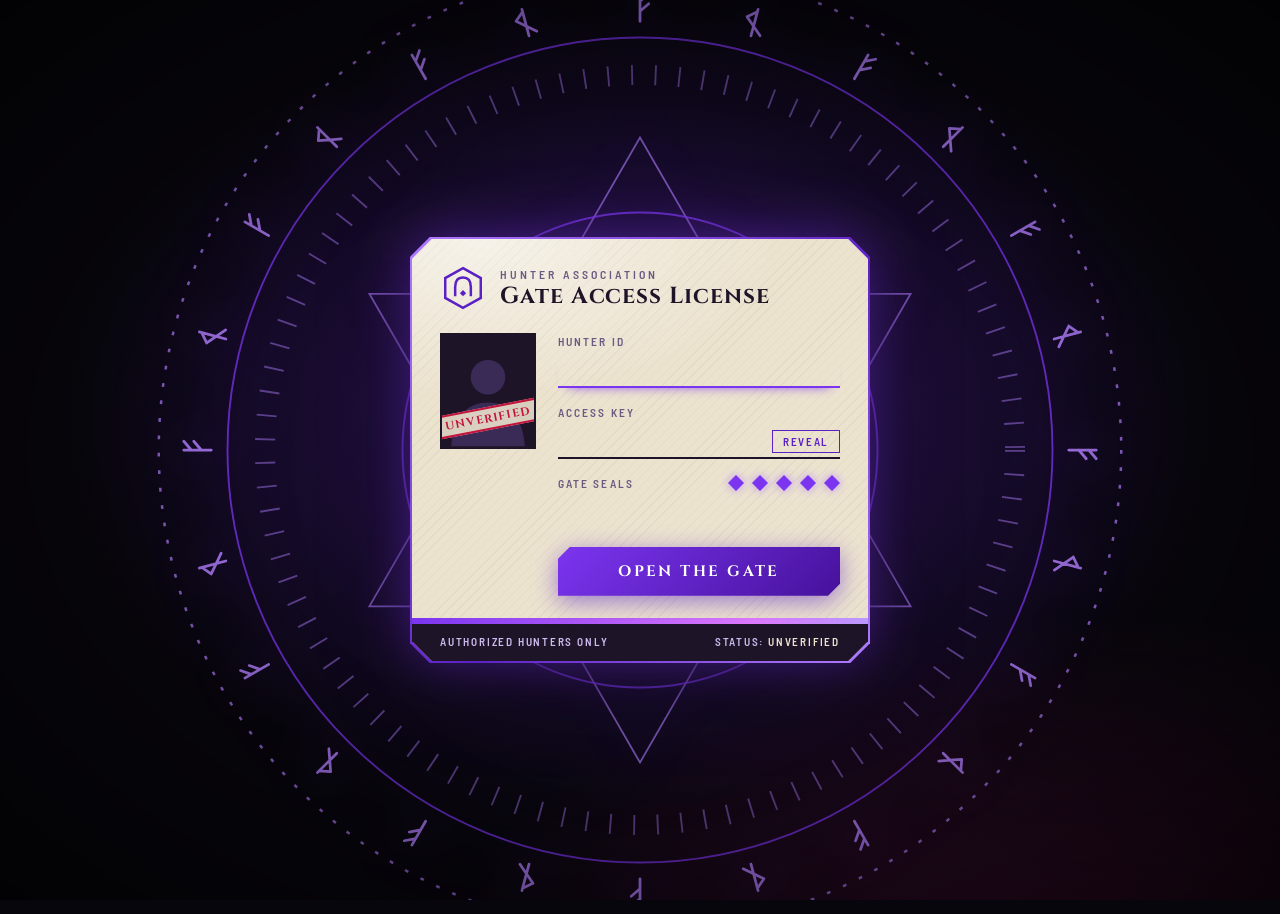
<file: index.html>
<!doctype html>
<html lang="en">
<head>
  <meta charset="utf-8">
  <meta name="viewport" content="width=device-width, initial-scale=1">
  <meta name="theme-color" content="#08060d">
  <title>Gate Access - Hunter Login</title>
  <meta name="description" content="Present your Hunter License to open the Gate.">
  <link rel="icon" href="data:image/svg+xml,%3Csvg xmlns='http://www.w3.org/2000/svg' viewBox='0 0 44 44'%3E%3Cpath d='M22 3 39 12.5v19L22 41 5 31.5v-19Z' fill='%2308060d' stroke='%23b07cff' stroke-width='3'/%3E%3Cpath d='M15 30V21q0-9 7-9t7 9v9' fill='none' stroke='%23b07cff' stroke-width='3'/%3E%3C/svg%3E">
  <link rel="stylesheet" href="style.css">
</head>
<body>
  <noscript><p class="noscript">This gate needs JavaScript to open.</p></noscript>

  <!-- the Gate: rune portal behind everything -->
  <div class="bg" aria-hidden="true">
    <svg class="portal" viewBox="0 0 800 800" xmlns="http://www.w3.org/2000/svg">
      <defs>
        <symbol id="r1" overflow="visible"><path d="M0 -11V11M0 -5L7 -11M0 3L7 -3"/></symbol>
        <symbol id="r2" overflow="visible"><path d="M0 -11V11M0 -9L-7 -3M-7 -3L0 3M0 3L7 9"/></symbol>
      </defs>
      <g class="spin-a">
        <circle class="ring dashed" cx="400" cy="400" r="385"/>
        <use class="rune" href="#r1" transform="rotate(0 400 400) translate(400 46)"/>
          <use class="rune" href="#r2" transform="rotate(15 400 400) translate(400 46)"/>
          <use class="rune" href="#r1" transform="rotate(30 400 400) translate(400 46)"/>
          <use class="rune" href="#r2" transform="rotate(45 400 400) translate(400 46)"/>
          <use class="rune" href="#r1" transform="rotate(60 400 400) translate(400 46)"/>
          <use class="rune" href="#r2" transform="rotate(75 400 400) translate(400 46)"/>
          <use class="rune" href="#r1" transform="rotate(90 400 400) translate(400 46)"/>
          <use class="rune" href="#r2" transform="rotate(105 400 400) translate(400 46)"/>
          <use class="rune" href="#r1" transform="rotate(120 400 400) translate(400 46)"/>
          <use class="rune" href="#r2" transform="rotate(135 400 400) translate(400 46)"/>
          <use class="rune" href="#r1" transform="rotate(150 400 400) translate(400 46)"/>
          <use class="rune" href="#r2" transform="rotate(165 400 400) translate(400 46)"/>
          <use class="rune" href="#r1" transform="rotate(180 400 400) translate(400 46)"/>
          <use class="rune" href="#r2" transform="rotate(195 400 400) translate(400 46)"/>
          <use class="rune" href="#r1" transform="rotate(210 400 400) translate(400 46)"/>
          <use class="rune" href="#r2" transform="rotate(225 400 400) translate(400 46)"/>
          <use class="rune" href="#r1" transform="rotate(240 400 400) translate(400 46)"/>
          <use class="rune" href="#r2" transform="rotate(255 400 400) translate(400 46)"/>
          <use class="rune" href="#r1" transform="rotate(270 400 400) translate(400 46)"/>
          <use class="rune" href="#r2" transform="rotate(285 400 400) translate(400 46)"/>
          <use class="rune" href="#r1" transform="rotate(300 400 400) translate(400 46)"/>
          <use class="rune" href="#r2" transform="rotate(315 400 400) translate(400 46)"/>
          <use class="rune" href="#r1" transform="rotate(330 400 400) translate(400 46)"/>
          <use class="rune" href="#r2" transform="rotate(345 400 400) translate(400 46)"/>
      </g>
      <circle class="ring" cx="400" cy="400" r="330"/>
      <g class="spin-b">
        <circle class="ring ticks" cx="400" cy="400" r="300"/>
        <polygon class="ring star" points="400.0,150.0 616.5,525.0 183.5,525.0"/>
        <polygon class="ring star" points="400.0,650.0 183.5,275.0 616.5,275.0"/>
      </g>
      <circle class="ring" cx="400" cy="400" r="190"/>
      <circle class="ring thin" cx="400" cy="400" r="150"/>
      <circle class="eye" cx="400" cy="400" r="22"/>
    </svg>
  </div>

  <main class="stage">
    <!-- the Hunter License -->
    <section class="license" id="license" aria-labelledby="title">
      <div class="lic-frame">
        <div class="lic-body">

          <header class="lic-head">
            <svg class="crest" viewBox="0 0 44 44" aria-hidden="true">
              <path d="M22 3 39 12.5v19L22 41 5 31.5v-19Z" fill="none" stroke="currentColor" stroke-width="2.4"/>
              <path d="M14.5 30V21q0-9 7.500-9t7.500 9v9" fill="none" stroke="currentColor" stroke-width="2.4"/>
              <path d="M22 24l3 3-3 3-3-3Z" fill="currentColor"/>
            </svg>
            <div>
              <p class="kicker">Hunter Association</p>
              <h1 id="title">Gate Access License</h1>
            </div>
          </header>

          <div class="lic-mid">
            <figure class="portrait" aria-hidden="true">
              <svg viewBox="0 0 80 96">
                <rect width="80" height="96" fill="#1d1428"/>
                <circle cx="40" cy="36" r="15" fill="#3a2a56"/>
                <path d="M8 96C10 68 24 58 40 58s30 10 32 38Z" fill="#3a2a56"/>
              </svg>
              <span class="stamp" id="stamp">Unverified</span>
            </figure>

            <form id="login-form" novalidate>
              <div class="field">
                <label for="hunter-id">Hunter ID</label>
                <input id="hunter-id" name="username" type="text" autocomplete="username" autocapitalize="none" autocorrect="off" spellcheck="false" required>
              </div>
              <div class="field">
                <label for="access-key">Access Key</label>
                <div class="keyrow">
                  <input id="access-key" name="password" type="password" autocomplete="current-password" required>
                  <button type="button" id="reveal" class="reveal" aria-pressed="false" aria-controls="access-key">Reveal</button>
                </div>
              </div>

              <div class="seals-row">
                <span class="seals-label">Gate seals</span>
                <span class="seals" id="seals" role="img" aria-label="5 of 5 gate seals intact">
                  <i></i><i></i><i></i><i></i><i></i>
                </span>
              </div>

              <p id="msg" class="msg" role="alert" aria-live="polite"></p>

              <div class="btn-wrap">
                <button type="submit" id="open" class="open">Open the Gate</button>
              </div>
            </form>
          </div>

          <footer class="lic-foot">
            <div class="holo" aria-hidden="true"></div>
            <div class="foot-row">
              <span>Authorized hunters only</span>
              <span>Status: <b id="status">Unverified</b></span>
            </div>
          </footer>

        </div>
      </div>
    </section>

    <!-- shown once the Gate is open -->
    <section class="welcome" id="welcome" aria-hidden="true">
      <p class="kicker">The Gate is open</p>
      <h2>Welcome, Hunter <span id="who">Sanjey</span></h2>
      <p class="rank-line">Rank E &middot; Level 1 &middot; Guild: unformed</p>
      <p class="note">The rest of the Association is still being built.</p>
      <button type="button" id="logout" class="ghost" tabindex="-1">Close the Gate</button>
    </section>
  </main>

  <script src="login.js"></script>
</body>
</html>
</file>
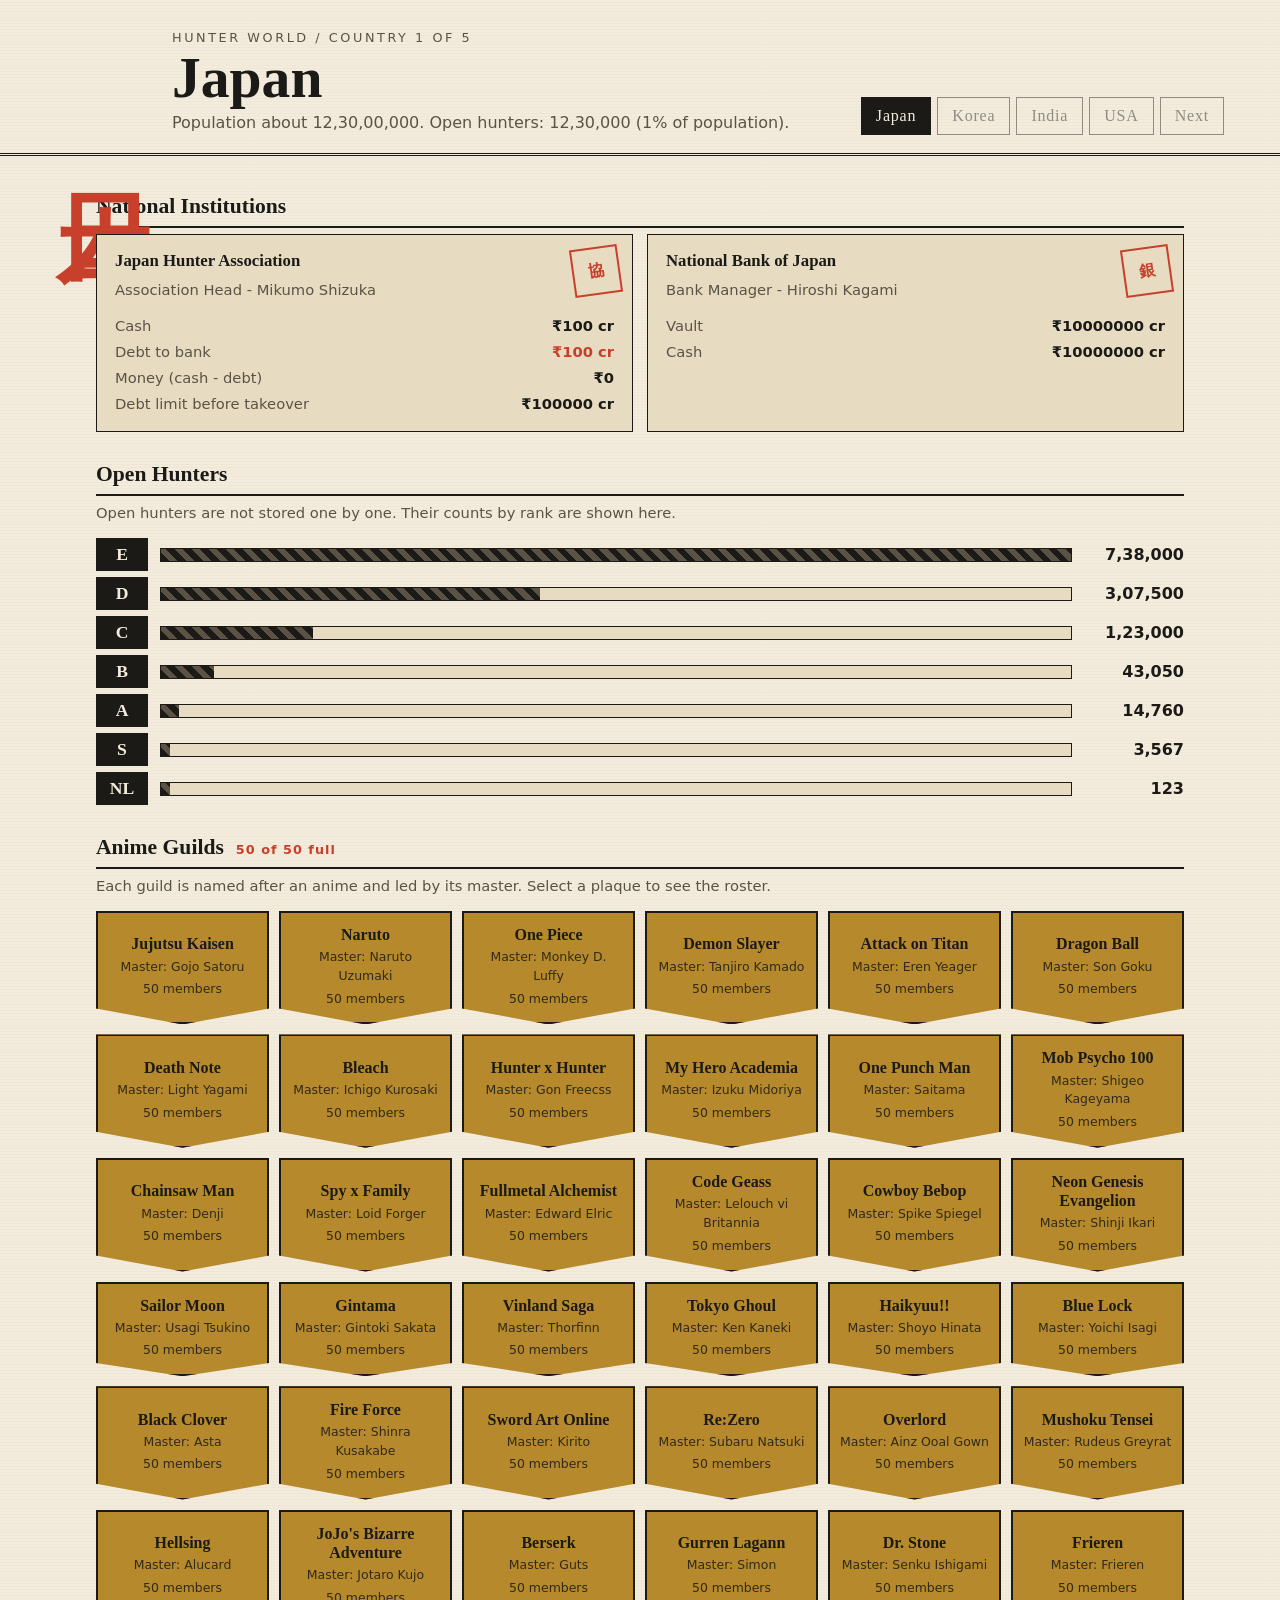
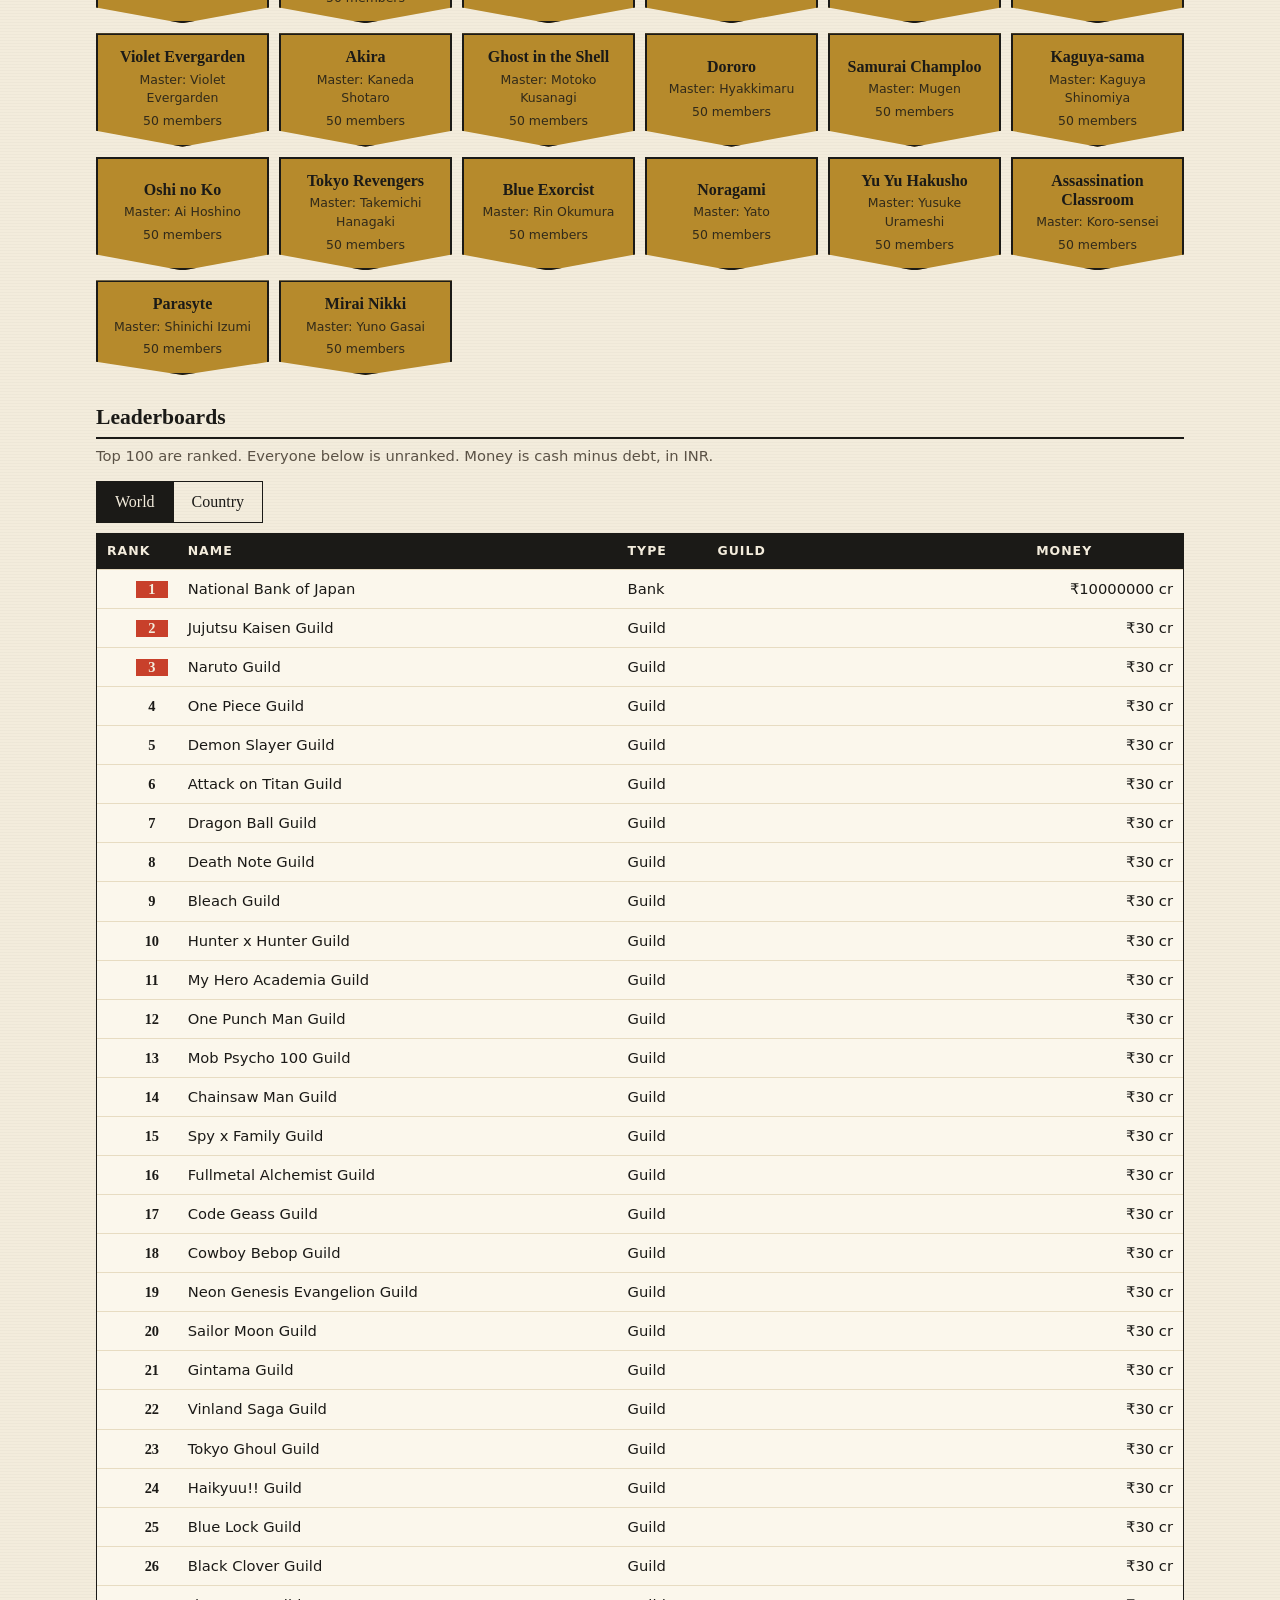
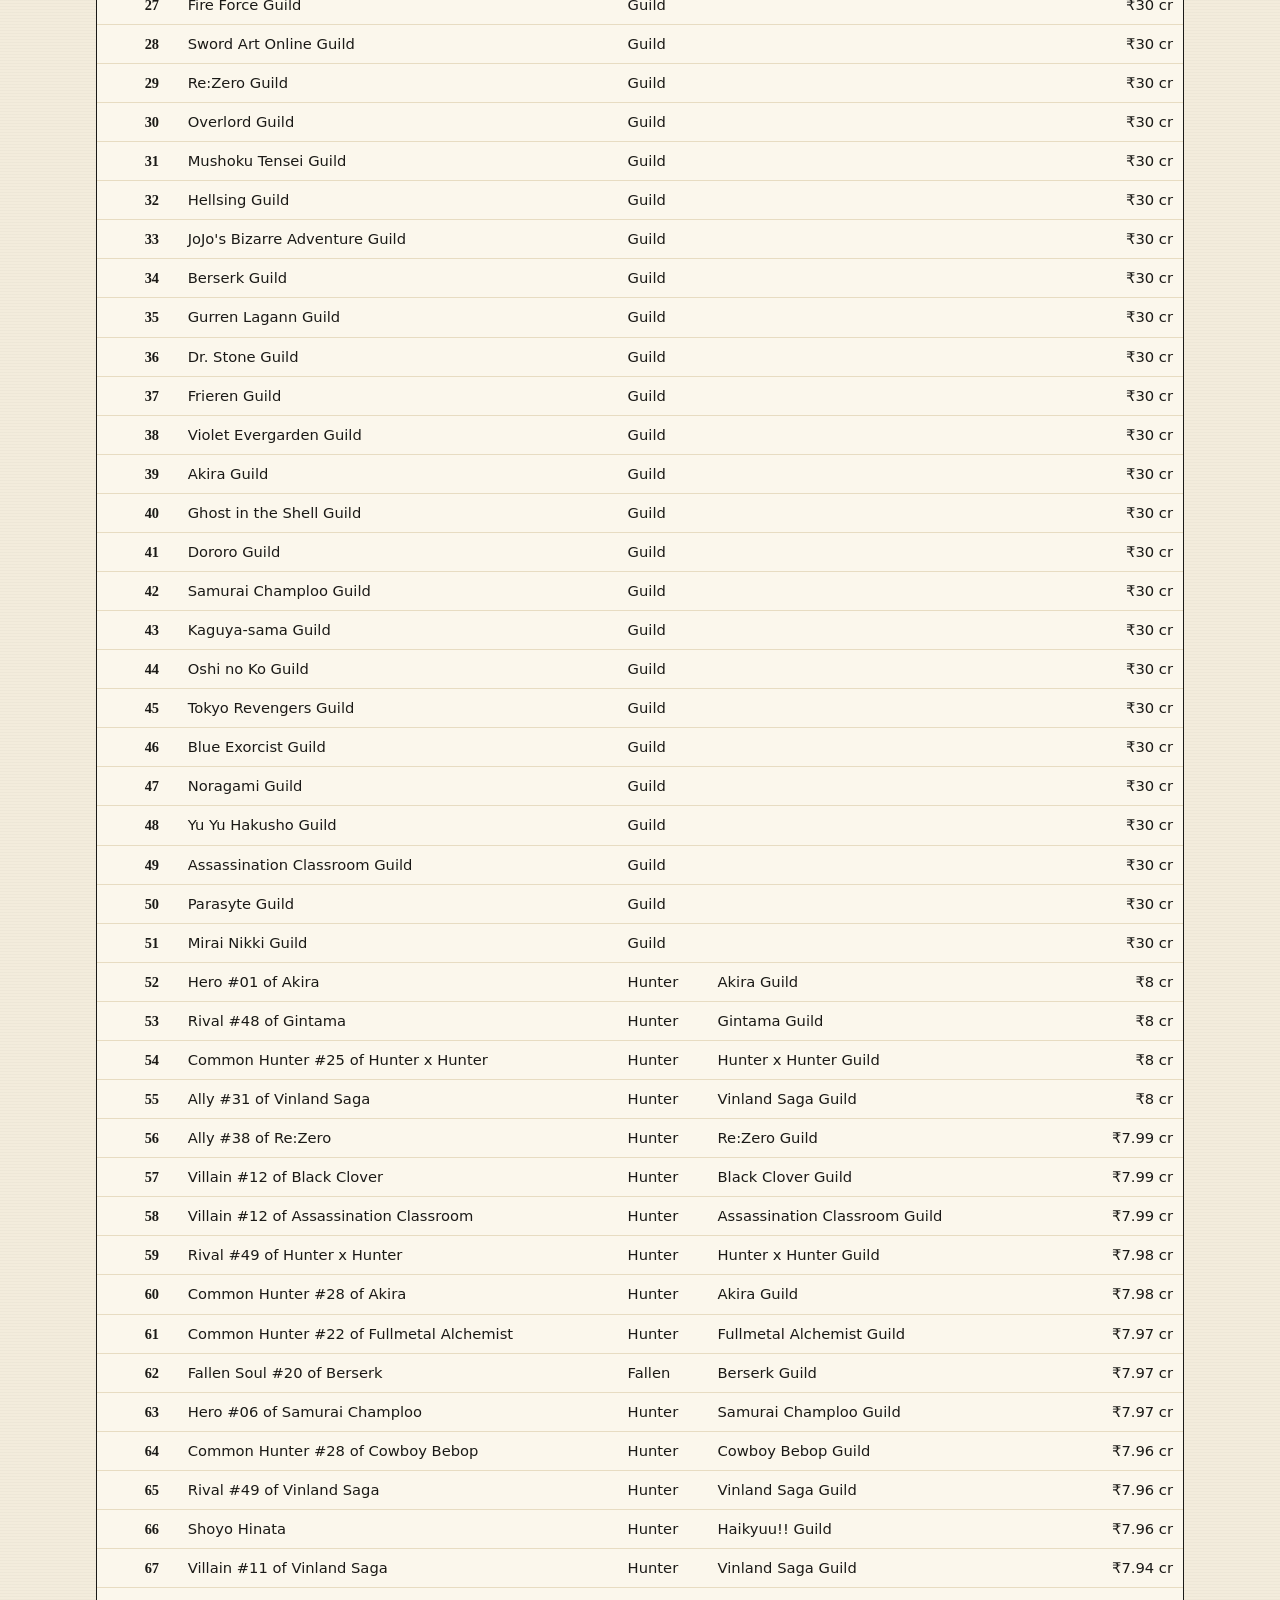
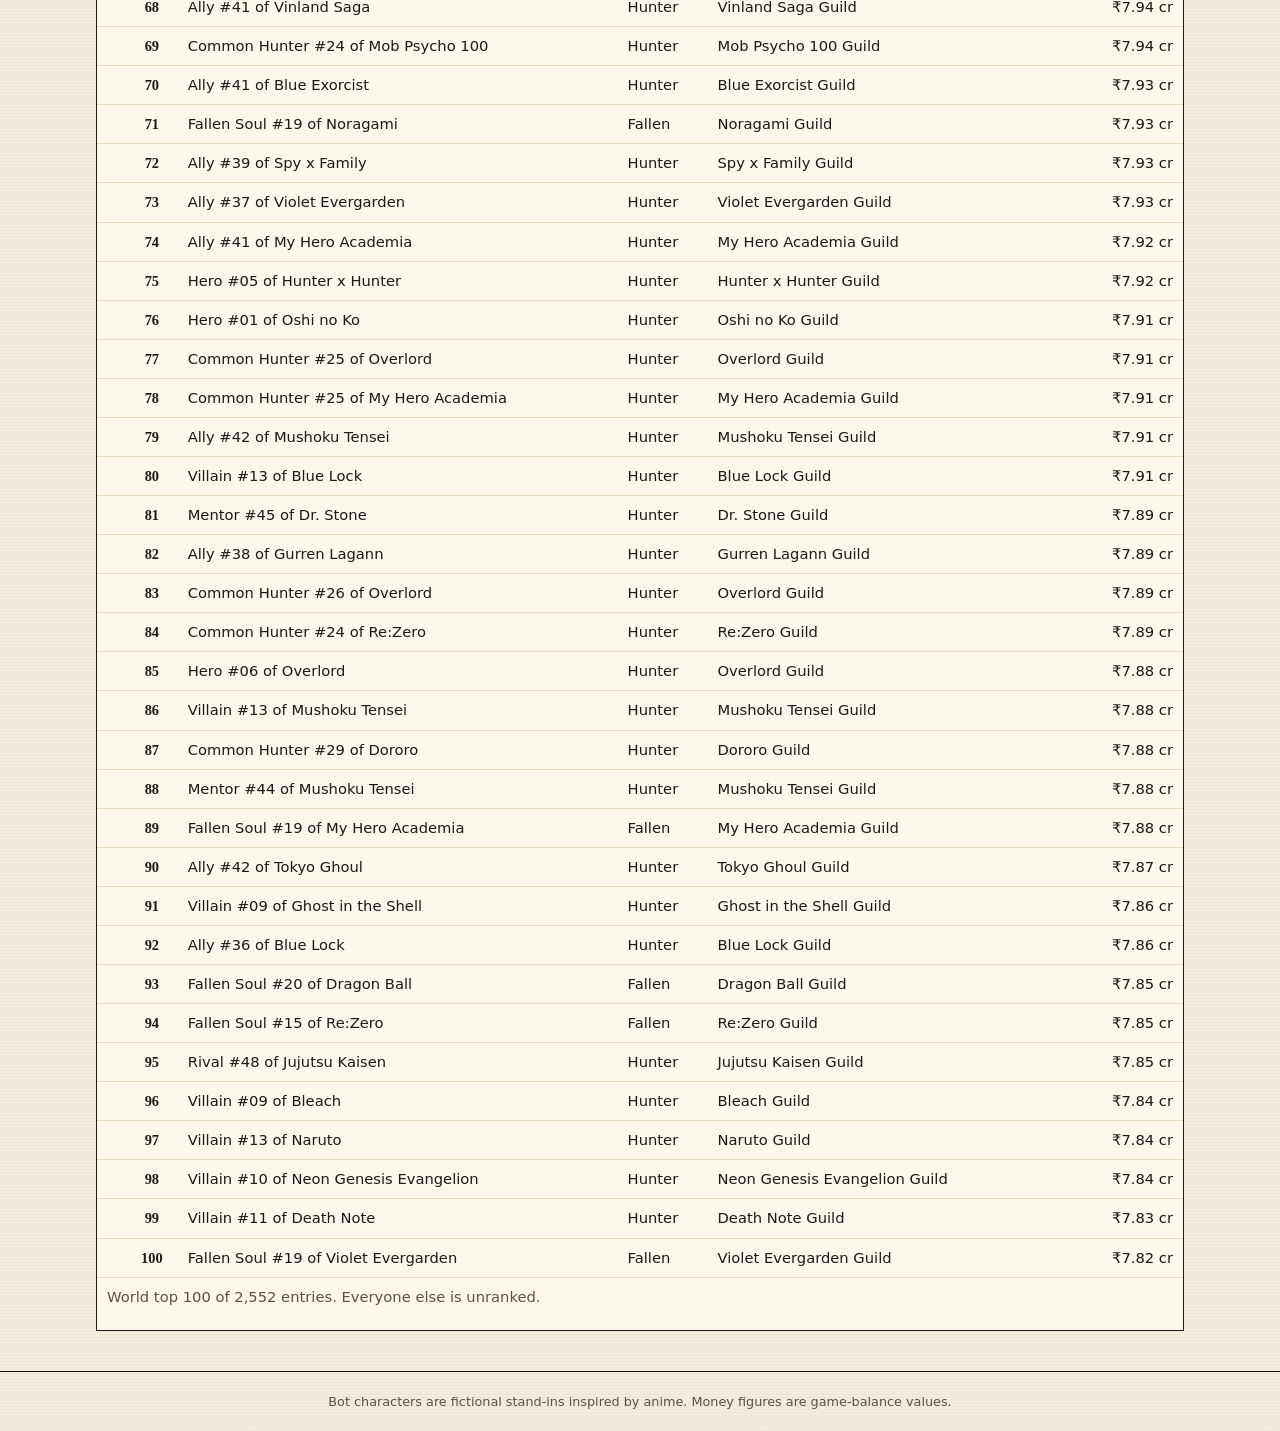
<file: world.html>
<!doctype html>
<html lang="ja">
<head>
  <meta charset="utf-8">
  <meta name="viewport" content="width=device-width, initial-scale=1">
  <title>Hunter World - Japan</title>
  <meta name="description" content="Japan's Hunter Association, guilds, bank and leaderboards.">
  <link rel="stylesheet" href="world.css">
</head>
<body>
  <header class="masthead">
    <p class="kanji" aria-hidden="true">日本</p>
    <div>
      <p class="eyebrow">Hunter World / Country 1 of 5</p>
      <h1>Japan</h1>
      <p class="sub" id="pop"></p>
    </div>
    <nav class="countries" aria-label="Countries">
      <button type="button" class="on" aria-current="page">Japan</button>
      <button type="button" disabled title="Coming in a later phase">Korea</button>
      <button type="button" disabled title="Coming in a later phase">India</button>
      <button type="button" disabled title="Coming in a later phase">USA</button>
      <button type="button" disabled title="Coming in a later phase">Next</button>
    </nav>
  </header>

  <main>
    <section class="ledger" aria-labelledby="inst">
      <h2 id="inst">National Institutions</h2>
      <div class="pair" id="inst-cards"></div>
    </section>

    <section aria-labelledby="open">
      <h2 id="open">Open Hunters</h2>
      <p class="hint" id="open-note"></p>
      <div class="ranks" id="ranks"></div>
    </section>

    <section aria-labelledby="guilds">
      <h2 id="guilds">Anime Guilds <span class="count">50 of 50 full</span></h2>
      <p class="hint">Each guild is named after an anime and led by its master. Select a plaque to see the roster.</p>
      <div class="plaques" id="plaques"></div>
    </section>

    <section class="roster" id="roster" aria-live="polite" hidden></section>

    <section aria-labelledby="boards">
      <h2 id="boards">Leaderboards</h2>
      <p class="hint">Top 100 are ranked. Everyone below is unranked. Money is cash minus debt, in INR.</p>
      <div class="tabs" role="tablist">
        <button type="button" role="tab" aria-selected="true" data-board="world">World</button>
        <button type="button" role="tab" aria-selected="false" data-board="country">Country</button>
      </div>
      <div class="table-wrap" id="board"></div>
    </section>
  </main>

  <footer class="colophon">Bot characters are fictional stand-ins inspired by anime. Money figures are game-balance values.</footer>
  <script src="world.js"></script>
</body>
</html>
</file>
<file: style.css>
/*
 * Gate Access - Hunter login
 * Theme: you present a Hunter Association license at a rune-sealed Gate.
 * Palette: obsidian (dominant), shadow violet glow, bone paper, crimson for broken seals.
 */

@font-face { font-family: "Cinzel"; src: url("fonts/cinzel-latin-600-normal.woff2") format("woff2"); font-weight: 600; font-display: swap; }
@font-face { font-family: "Cinzel"; src: url("fonts/cinzel-latin-700-normal.woff2") format("woff2"); font-weight: 700; font-display: swap; }
@font-face { font-family: "Barlow Semi Condensed"; src: url("fonts/barlow-semi-condensed-latin-400-normal.woff2") format("woff2"); font-weight: 400; font-display: swap; }
@font-face { font-family: "Barlow Semi Condensed"; src: url("fonts/barlow-semi-condensed-latin-600-normal.woff2") format("woff2"); font-weight: 600; font-display: swap; }

:root {
  --ink: #08060d;
  --violet: #5b21c4;
  --violet-hi: #7b35f0;
  --glow: #b07cff;
  --bone: #ece3cf;
  --bone-2: #d9cdb0;
  --text: #1d1428;
  --muted: #6b5a82;
  --crimson: #c4143c;
  --n: 20px; /* notched-corner size */
  --display: "Cinzel", "Trajan Pro", Georgia, serif;
  --ui: "Barlow Semi Condensed", "Arial Narrow", system-ui, sans-serif;
}

* { box-sizing: border-box; }
html, body { min-height: 100%; }

body {
  margin: 0;
  color: var(--bone);
  font-family: var(--ui);
  font-size: 16px;
  line-height: 1.4;
  background:
    radial-gradient(800px 560px at 50% 46%, #2b1157 0%, transparent 72%),
    radial-gradient(1100px 700px at 85% 115%, #3a0b2c 0%, transparent 60%),
    var(--ink);
  overflow-x: hidden;
}

/* grain + vignette */
body::before, body::after { content: ""; position: fixed; inset: 0; pointer-events: none; z-index: 1; }
body::before {
  opacity: .1;
  mix-blend-mode: overlay;
  background-image: url("data:image/svg+xml,%3Csvg xmlns='http://www.w3.org/2000/svg' width='160' height='160'%3E%3Cfilter id='n'%3E%3CfeTurbulence type='fractalNoise' baseFrequency='.9' numOctaves='2' stitchTiles='stitch'/%3E%3C/filter%3E%3Crect width='100%25' height='100%25' filter='url(%23n)'/%3E%3C/svg%3E");
}
body::after { background: radial-gradient(ellipse at center, transparent 45%, rgba(0, 0, 0, .7) 100%); }

.noscript { position: relative; z-index: 5; margin: 0; padding: 12px; text-align: center; background: var(--crimson); color: #fff; }

/* ---------- the Gate (portal) ---------- */
.bg { position: fixed; inset: 0; display: grid; place-items: center; z-index: 0; overflow: hidden; }
.portal {
  width: min(128vmin, 1000px);
  height: auto;
  transition: transform 1.4s cubic-bezier(.2, .8, .2, 1), filter 1.4s, opacity 1.4s;
  filter: drop-shadow(0 0 22px rgba(123, 53, 240, .45));
}
.ring { fill: none; stroke: var(--violet-hi); stroke-width: 1.5; opacity: .75; }
.ring.thin { stroke-width: 1; opacity: .5; }
.ring.dashed { stroke: var(--glow); stroke-dasharray: 3 11; stroke-width: 2; }
.ring.ticks { stroke: var(--glow); stroke-width: 16; stroke-dasharray: 1.5 17.5; opacity: .45; }
.ring.star { stroke: var(--glow); stroke-width: 1.4; opacity: .6; }
.rune { fill: none; stroke: var(--glow); stroke-width: 2.2; stroke-linecap: round; stroke-linejoin: round; opacity: .85; }
.eye { fill: var(--glow); animation: pulse 3.2s ease-in-out infinite; transform-origin: 50% 50%; }

.spin-a { transform-origin: 50% 50%; animation: spin 140s linear infinite; }
.spin-b { transform-origin: 50% 50%; animation: spin 90s linear infinite reverse; }

@keyframes spin { to { transform: rotate(360deg); } }
@keyframes pulse { 0%, 100% { opacity: .55; transform: scale(1); } 50% { opacity: 1; transform: scale(1.35); } }

/* ---------- layout ---------- */
.stage {
  position: relative;
  z-index: 2;
  min-height: 100vh;
  display: grid;
  place-items: center;
  padding: 28px 16px;
}

/* ---------- the Hunter License ---------- */
.license {
  width: min(100%, 460px);
  filter: drop-shadow(0 0 26px rgba(123, 53, 240, .5)) drop-shadow(0 18px 30px rgba(0, 0, 0, .6));
  transition: opacity .6s, transform .6s, visibility 0s linear 0s;
}
.license.shake { animation: shake .45s; }

.lic-frame,
.lic-body {
  clip-path: polygon(var(--n) 0, calc(100% - var(--n)) 0, 100% var(--n), 100% calc(100% - var(--n)), calc(100% - var(--n)) 100%, var(--n) 100%, 0 calc(100% - var(--n)), 0 var(--n));
}
.lic-frame { padding: 2px; background: linear-gradient(135deg, var(--glow), var(--violet) 55%, var(--glow)); }
.lic-body {
  position: relative;
  color: var(--text);
  background-color: var(--bone);
  background-image:
    radial-gradient(ellipse 420px 220px at 15% 0%, rgba(255, 255, 255, .55), rgba(255, 255, 255, 0) 70%),
    repeating-linear-gradient(135deg, rgba(29, 20, 40, .045) 0, rgba(29, 20, 40, .045) 1px, rgba(29, 20, 40, 0) 1px, rgba(29, 20, 40, 0) 7px);
  padding: 26px 28px 0;
}

.lic-head { display: flex; align-items: center; gap: 14px; }
.crest { width: 46px; height: 46px; flex: none; color: var(--violet); }
.kicker { margin: 0; font-weight: 600; font-size: .74rem; letter-spacing: .26em; text-transform: uppercase; color: var(--muted); }
h1 { margin: 2px 0 0; font: 700 1.45rem/1.1 var(--display); letter-spacing: .04em; color: var(--text); }

.lic-mid { display: grid; grid-template-columns: 96px 1fr; gap: 22px; margin-top: 22px; align-items: start; }

.portrait { margin: 0; position: relative; width: 96px; height: 116px; border: 2px solid var(--text); background: #1d1428; overflow: hidden; }
.portrait svg { display: block; width: 100%; height: 100%; }
.stamp {
  position: absolute; left: -6px; right: -6px; bottom: 16px; text-align: center;
  font: 700 .7rem/1 var(--display); letter-spacing: .12em; text-transform: uppercase;
  color: var(--crimson); border: 2px solid currentColor; padding: 4px 0; background: rgba(236, 227, 207, .9);
  transform: rotate(-11deg); transition: color .4s;
}
.stamp.ok { color: var(--violet); }

.field { margin-bottom: 16px; }
label { display: block; font-weight: 600; font-size: .72rem; letter-spacing: .18em; text-transform: uppercase; color: var(--muted); }
input {
  width: 100%;
  margin-top: 2px;
  padding: 7px 2px 6px;
  font: 600 1.15rem/1.2 var(--ui);
  letter-spacing: .04em;
  color: var(--text);
  background: transparent;
  border: 0;
  border-bottom: 2px solid var(--text);
  border-radius: 0;
  transition: border-color .2s, box-shadow .2s;
}
input:focus { outline: none; border-bottom-color: var(--violet-hi); box-shadow: 0 8px 12px -10px var(--violet-hi); }
input:disabled { opacity: .5; }
input:-webkit-autofill { -webkit-text-fill-color: var(--text); box-shadow: 0 0 0 100px var(--bone) inset; }

.keyrow { position: relative; }
.keyrow input { padding-right: 78px; }
.reveal {
  position: absolute; right: 0; bottom: 6px; width: 68px; padding: 4px 0; text-align: center; cursor: pointer;
  font: 600 .7rem var(--ui); letter-spacing: .14em; text-transform: uppercase;
  color: var(--violet); background: transparent; border: 1px solid var(--violet);
}
.reveal:hover { background: var(--violet); color: var(--bone); }
.reveal:focus-visible { outline: 2px solid var(--violet-hi); outline-offset: 2px; }

/* gate seals: five diamonds, broken ones turn crimson */
.seals-row { display: flex; align-items: center; justify-content: space-between; margin: 4px 0 8px; }
.seals-label { font-weight: 600; font-size: .72rem; letter-spacing: .18em; text-transform: uppercase; color: var(--muted); }
.seals { display: inline-flex; gap: 8px; filter: drop-shadow(0 0 5px rgba(176, 124, 255, .85)); }
.seals i {
  display: block; width: 16px; height: 16px; background: var(--violet-hi);
  clip-path: polygon(50% 0, 100% 50%, 50% 100%, 0 50%);
  transition: background .3s, transform .3s;
}
.seals i.broken { background: var(--crimson); transform: scale(.7) rotate(18deg); opacity: .8; }
.seals i.breaking { animation: crack .5s; }

.msg { min-height: 2.6em; margin: 0 0 8px; font-weight: 600; font-size: .95rem; color: var(--crimson); }
.msg.warn { color: var(--muted); }

.btn-wrap { filter: drop-shadow(0 6px 12px rgba(91, 33, 196, .55)); }
.open {
  display: block; width: 100%; min-height: 48px; padding: 14px 18px; line-height: 1.2; cursor: pointer; border: 0; color: #fff;
  font: 700 .95rem var(--display); letter-spacing: .16em; text-transform: uppercase;
  background: linear-gradient(135deg, var(--violet-hi), #46119b);
  clip-path: polygon(12px 0, 100% 0, 100% calc(100% - 12px), calc(100% - 12px) 100%, 0 100%, 0 12px);
  transition: transform .15s, filter .15s;
}
.open:hover:not(:disabled) { filter: brightness(1.18); transform: translateY(-1px); }
.open:active:not(:disabled) { transform: translateY(1px); }
.open:focus-visible { outline: none; box-shadow: inset 0 0 0 3px var(--bone); }
.open:disabled { cursor: not-allowed; filter: grayscale(.6) brightness(.8); }

.lic-foot { margin: 22px -28px 0; }
.holo {
  height: 6px;
  background: linear-gradient(90deg, #7b35f0, #e07bff, #6fd6ff, #ffd37b, #7b35f0);
  background-size: 300% 100%;
  animation: holo 7s linear infinite;
}
.foot-row {
  display: flex; justify-content: space-between; gap: 12px; padding: 10px 28px 12px;
  background: #1d1428; color: #cdbbee;
  font-weight: 600; font-size: .7rem; letter-spacing: .16em; text-transform: uppercase;
}
.foot-row b { color: var(--bone); }

@keyframes holo { to { background-position: -300% 0; } }
@keyframes shake { 0%, 100% { transform: none; } 20% { transform: translateX(-9px); } 40% { transform: translateX(8px); } 60% { transform: translateX(-5px); } 80% { transform: translateX(3px); } }
@keyframes crack { 0% { transform: scale(1.5); background: #fff; } 100% { transform: scale(.7) rotate(18deg); } }

/* ---------- welcome (after the Gate opens) ---------- */
.welcome {
  position: absolute; inset: 0; z-index: 3; display: grid; align-content: center; justify-items: center;
  text-align: center; padding: 24px; opacity: 0; visibility: hidden; transform: translateY(14px);
  transition: opacity .8s .5s, transform .8s .5s, visibility 0s linear 1.3s;
}
.welcome .kicker { color: var(--glow); }
.welcome h2 { margin: 6px 0 10px; font: 700 clamp(1.8rem, 6vw, 3.2rem)/1.1 var(--display); letter-spacing: .05em; text-shadow: 0 0 24px rgba(176, 124, 255, .8); }
.rank-line { margin: 0; font-weight: 600; letter-spacing: .2em; text-transform: uppercase; color: var(--bone); }
.note { margin: 10px 0 22px; color: #bcaad8; }
.ghost {
  padding: 11px 22px; cursor: pointer; font: 700 .85rem var(--display); letter-spacing: .16em; text-transform: uppercase;
  color: var(--bone); background: transparent; border: 1px solid var(--glow);
  clip-path: polygon(10px 0, 100% 0, 100% calc(100% - 10px), calc(100% - 10px) 100%, 0 100%, 0 10px);
}
.ghost:hover { background: var(--violet); }
.ghost:focus-visible { outline: none; box-shadow: inset 0 0 0 2px var(--bone); }

body.gate-open .portal { transform: scale(1.35); filter: drop-shadow(0 0 60px rgba(176, 124, 255, .9)) brightness(1.5); }
body.gate-open .license { opacity: 0; transform: scale(.94) translateY(10px); visibility: hidden; transition: opacity .5s, transform .5s, visibility 0s linear .5s; pointer-events: none; }
body.gate-open .welcome { opacity: 1; visibility: visible; transform: none; transition: opacity .8s .5s, transform .8s .5s, visibility 0s linear .5s; }

/* ---------- small screens ---------- */
@media (max-width: 440px) {
  :root { --n: 14px; }
  .lic-body { padding: 22px 20px 0; }
  .lic-foot { margin: 20px -20px 0; }
  .foot-row { padding: 10px 20px 12px; font-size: .64rem; }
  .lic-mid { grid-template-columns: 1fr; gap: 0; }
  .portrait { display: none; }
  h1 { font-size: 1.25rem; }
}

@media (prefers-reduced-motion: reduce) {
  *, *::before, *::after { animation: none !important; transition-duration: .01ms !important; transition-delay: 0s !important; }
}
</file>
<file: world.css>
/* Hunter World - Japan
 * Theme: a sumo banzuke (rank sheet) and temple ema plaques.
 * Palette: washi paper, sumi ink, vermilion seal. Not the Gate's violet.
 */
:root {
  --paper: #f3ecdc;
  --paper-2: #e7dcc2;
  --ink: #1b1a17;
  --ink-soft: #5b5246;
  --vermilion: #c8402b;
  --gold: #b68a2c;
  --line: #3a3429;
  --serif: "Shippori Mincho", "Hiragino Mincho ProN", "Yu Mincho", "Noto Serif JP", Georgia, serif;
  --sans: "Zen Kaku Gothic New", "Hiragino Sans", "Noto Sans JP", system-ui, sans-serif;
}

* { box-sizing: border-box; }
html, body { margin: 0; }
body {
  background:
    repeating-linear-gradient(0deg, rgba(27, 26, 23, .025) 0 1px, transparent 1px 3px),
    var(--paper);
  color: var(--ink);
  font: 16px/1.5 var(--sans);
}

button { font: inherit; color: inherit; cursor: pointer; }
button:disabled { cursor: not-allowed; opacity: .45; }
:focus-visible { outline: 2px solid var(--vermilion); outline-offset: 2px; }

.masthead {
  display: grid;
  grid-template-columns: auto 1fr;
  gap: 8px 20px;
  align-items: end;
  padding: 28px clamp(16px, 5vw, 56px) 18px;
  border-bottom: 3px double var(--ink);
  position: relative;
}
.kanji {
  margin: 0;
  font: 700 clamp(3.5rem, 12vw, 6rem)/1 var(--serif);
  color: var(--vermilion);
  writing-mode: vertical-rl;
  letter-spacing: .08em;
}
.eyebrow { margin: 0; font-size: .8rem; letter-spacing: .2em; text-transform: uppercase; color: var(--ink-soft); }
h1 { margin: 2px 0 4px; font: 700 clamp(2.2rem, 7vw, 3.6rem)/1 var(--serif); }
.sub { margin: 0; color: var(--ink-soft); }
.countries { grid-column: 1 / -1; display: flex; flex-wrap: wrap; gap: 6px; margin-top: 10px; }
.countries button {
  padding: 6px 14px; background: transparent; border: 1px solid var(--ink);
  font-family: var(--serif); letter-spacing: .05em;
}
.countries button.on { background: var(--ink); color: var(--paper); }

main { padding: 8px clamp(16px, 5vw, 56px) 40px; max-width: 1200px; margin: 0 auto; }
section { margin-top: 30px; }
h2 {
  font: 700 1.35rem/1.2 var(--serif);
  margin: 0 0 6px;
  padding-bottom: 6px;
  border-bottom: 2px solid var(--ink);
  display: flex; align-items: baseline; gap: 12px; flex-wrap: wrap;
}
.count { font: 600 .8rem var(--sans); color: var(--vermilion); letter-spacing: .08em; }
.hint { margin: 0 0 14px; color: var(--ink-soft); font-size: .92rem; }

/* institution cards: stamped seal feel */
.pair { display: grid; gap: 14px; grid-template-columns: repeat(auto-fit, minmax(260px, 1fr)); }
.inst {
  background: var(--paper-2); border: 1px solid var(--ink); padding: 16px 18px; position: relative;
}
.inst::after {
  content: attr(data-seal); position: absolute; right: 12px; top: 12px;
  width: 44px; height: 44px; display: grid; place-items: center;
  border: 2px solid var(--vermilion); color: var(--vermilion);
  font: 700 1rem/1 var(--serif); transform: rotate(-8deg);
}
.inst h3 { margin: 0 0 8px; font: 700 1.05rem var(--serif); }
.inst dl { margin: 0; display: grid; grid-template-columns: 1fr auto; gap: 4px 12px; font-size: .92rem; }
.inst dt { color: var(--ink-soft); }
.inst dd { margin: 0; text-align: right; font-variant-numeric: tabular-nums; font-weight: 600; }
.inst .neg { color: var(--vermilion); }

/* open hunters as rank rows */
.ranks { display: grid; gap: 6px; }
.rank-row { display: grid; grid-template-columns: 52px 1fr auto; gap: 12px; align-items: center; }
.rank-row b.r {
  font: 700 1.1rem var(--serif); text-align: center; padding: 6px 0;
  background: var(--ink); color: var(--paper);
}
.bar { height: 14px; background: var(--paper-2); border: 1px solid var(--ink); }
.bar i { display: block; height: 100%; background: repeating-linear-gradient(45deg, var(--ink) 0 6px, var(--ink-soft) 6px 12px); }
.rank-row span { font-variant-numeric: tabular-nums; font-weight: 600; min-width: 9ch; text-align: right; }

/* ema plaques: one per guild */
.plaques { display: grid; gap: 10px; grid-template-columns: repeat(auto-fill, minmax(170px, 1fr)); }
.ema {
  background: var(--gold);
  border: 2px solid var(--ink);
  padding: 12px 10px 14px;
  text-align: center;
  clip-path: polygon(0 0, 100% 0, 100% 86%, 50% 100%, 0 86%);
  transition: transform .15s;
  min-height: 92px;
}
.ema:hover, .ema[aria-pressed="true"] { transform: translateY(-3px); }
.ema[aria-pressed="true"] { background: var(--vermilion); color: var(--paper); }
.ema .n { font: 700 1rem/1.2 var(--serif); }
.ema .m { font-size: .78rem; opacity: .85; margin-top: 4px; }

/* roster */
.roster { background: #fbf7ec; border: 1px solid var(--ink); padding: 16px; margin-top: 24px; }
.roster h2 { border-bottom-color: var(--vermilion); }
.roster-tools { display: flex; gap: 8px; align-items: center; flex-wrap: wrap; margin-bottom: 10px; }
.roster-tools input {
  padding: 6px 10px; border: 1px solid var(--ink); background: #fff; font: inherit; min-width: 220px;
}
.roster-tools .btn {
  padding: 6px 12px; background: transparent; border: 1px solid var(--ink); font-size: .85rem;
}
.roster-tools .btn:hover { background: var(--ink); color: var(--paper); }

/* tables */
.table-wrap { overflow-x: auto; border: 1px solid var(--ink); background: #fbf7ec; }
table { width: 100%; border-collapse: collapse; font-size: .92rem; }
th, td { padding: 8px 10px; text-align: left; border-bottom: 1px solid var(--paper-2); white-space: nowrap; }
th { background: var(--ink); color: var(--paper); font-weight: 600; font-size: .78rem; letter-spacing: .08em; text-transform: uppercase; }
td.num { text-align: right; font-variant-numeric: tabular-nums; }
tr.tag-fallen td { color: var(--ink-soft); }
tr.tag-villain td:first-child { color: var(--vermilion); font-weight: 700; }
tr.me td { background: #f2d9a0; }
.rk { display: inline-block; min-width: 2.2em; text-align: center; font: 700 .9rem var(--serif); }
.rk.top { background: var(--vermilion); color: var(--paper); padding: 0 6px; }

.tabs { display: flex; gap: 0; margin-bottom: 10px; }
.tabs button {
  padding: 8px 18px; background: transparent; border: 1px solid var(--ink); margin-right: -1px;
  font-family: var(--serif);
}
.tabs button[aria-selected="true"] { background: var(--ink); color: var(--paper); }

.colophon { padding: 20px; text-align: center; color: var(--ink-soft); font-size: .8rem; border-top: 1px solid var(--ink); }

@media (min-width: 720px) {
  .masthead { grid-template-columns: auto 1fr auto; }
  .countries { grid-column: auto; justify-content: flex-end; margin-top: 0; }
}
@media (max-width: 420px) {
  .kanji { font-size: 3rem; }
  .plaques { grid-template-columns: repeat(2, 1fr); }
}
@media (prefers-reduced-motion: reduce) { * { transition: none !important; } }
</file>
